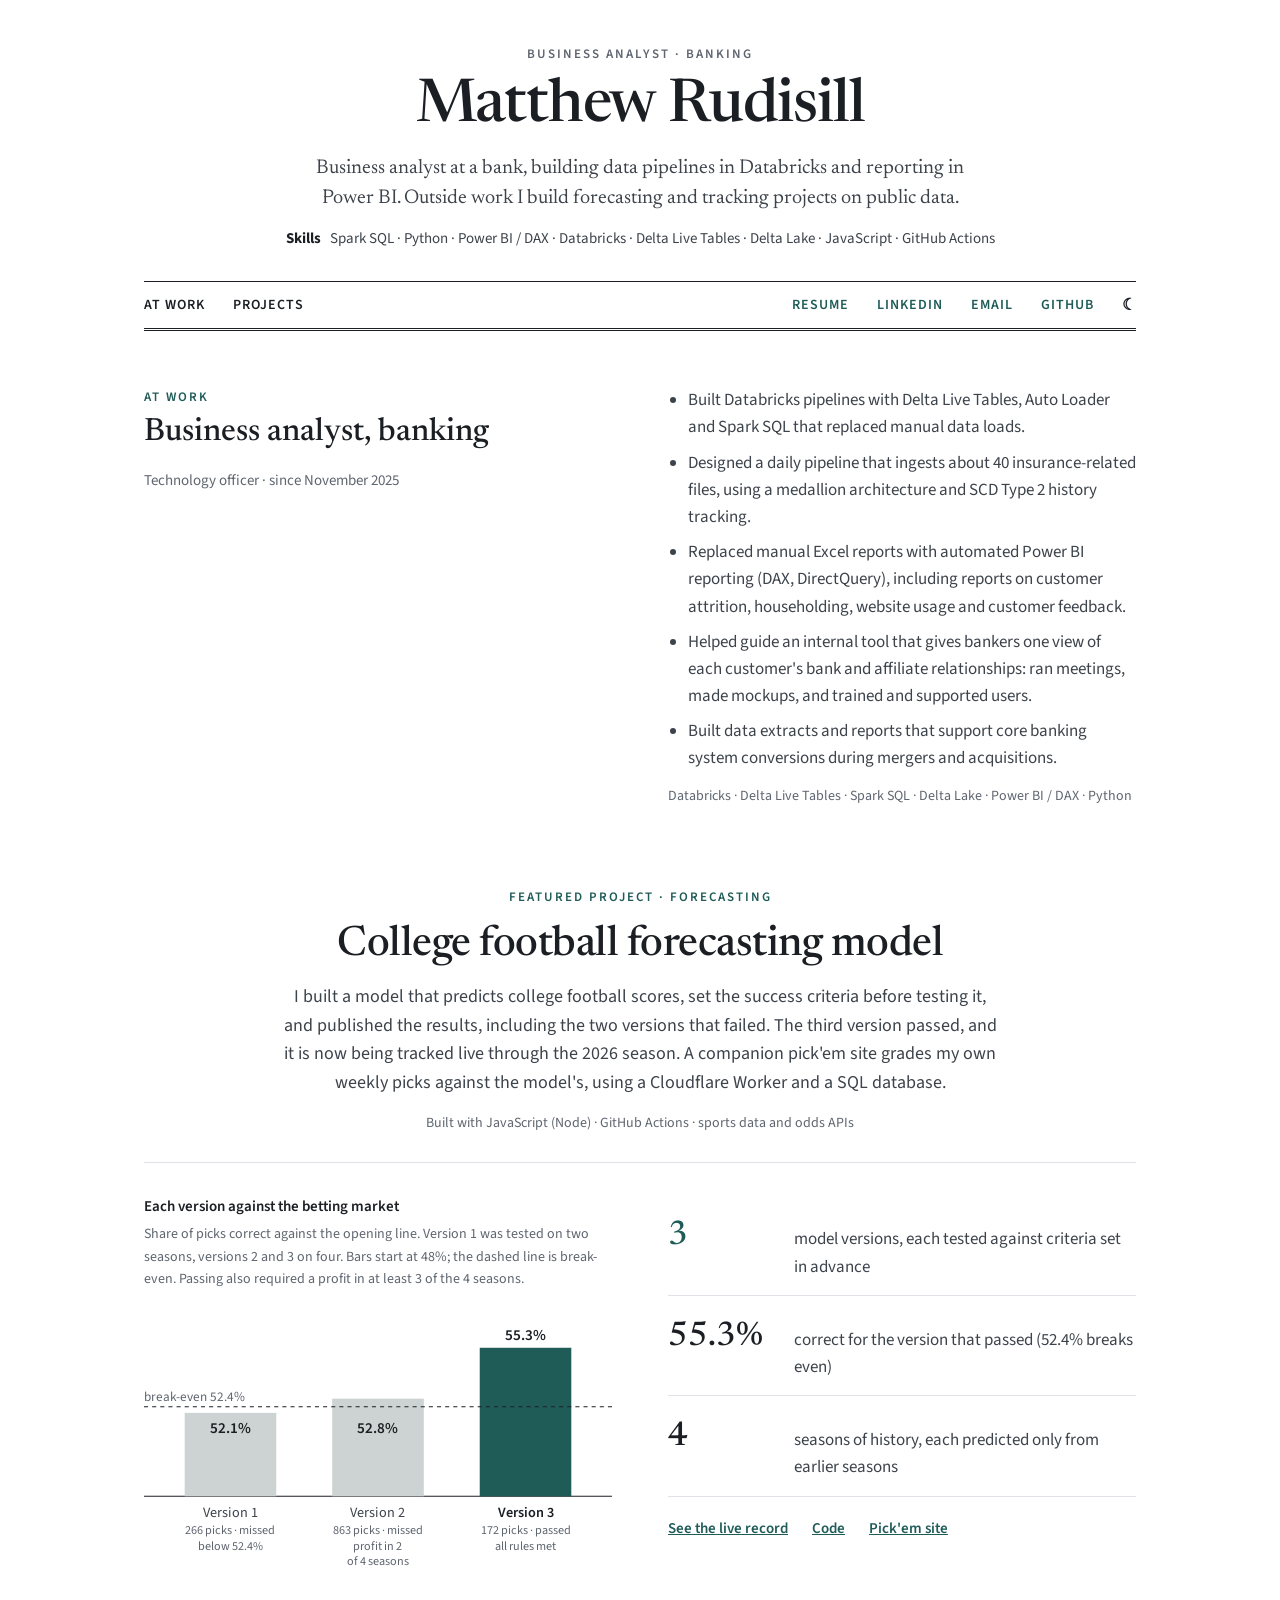
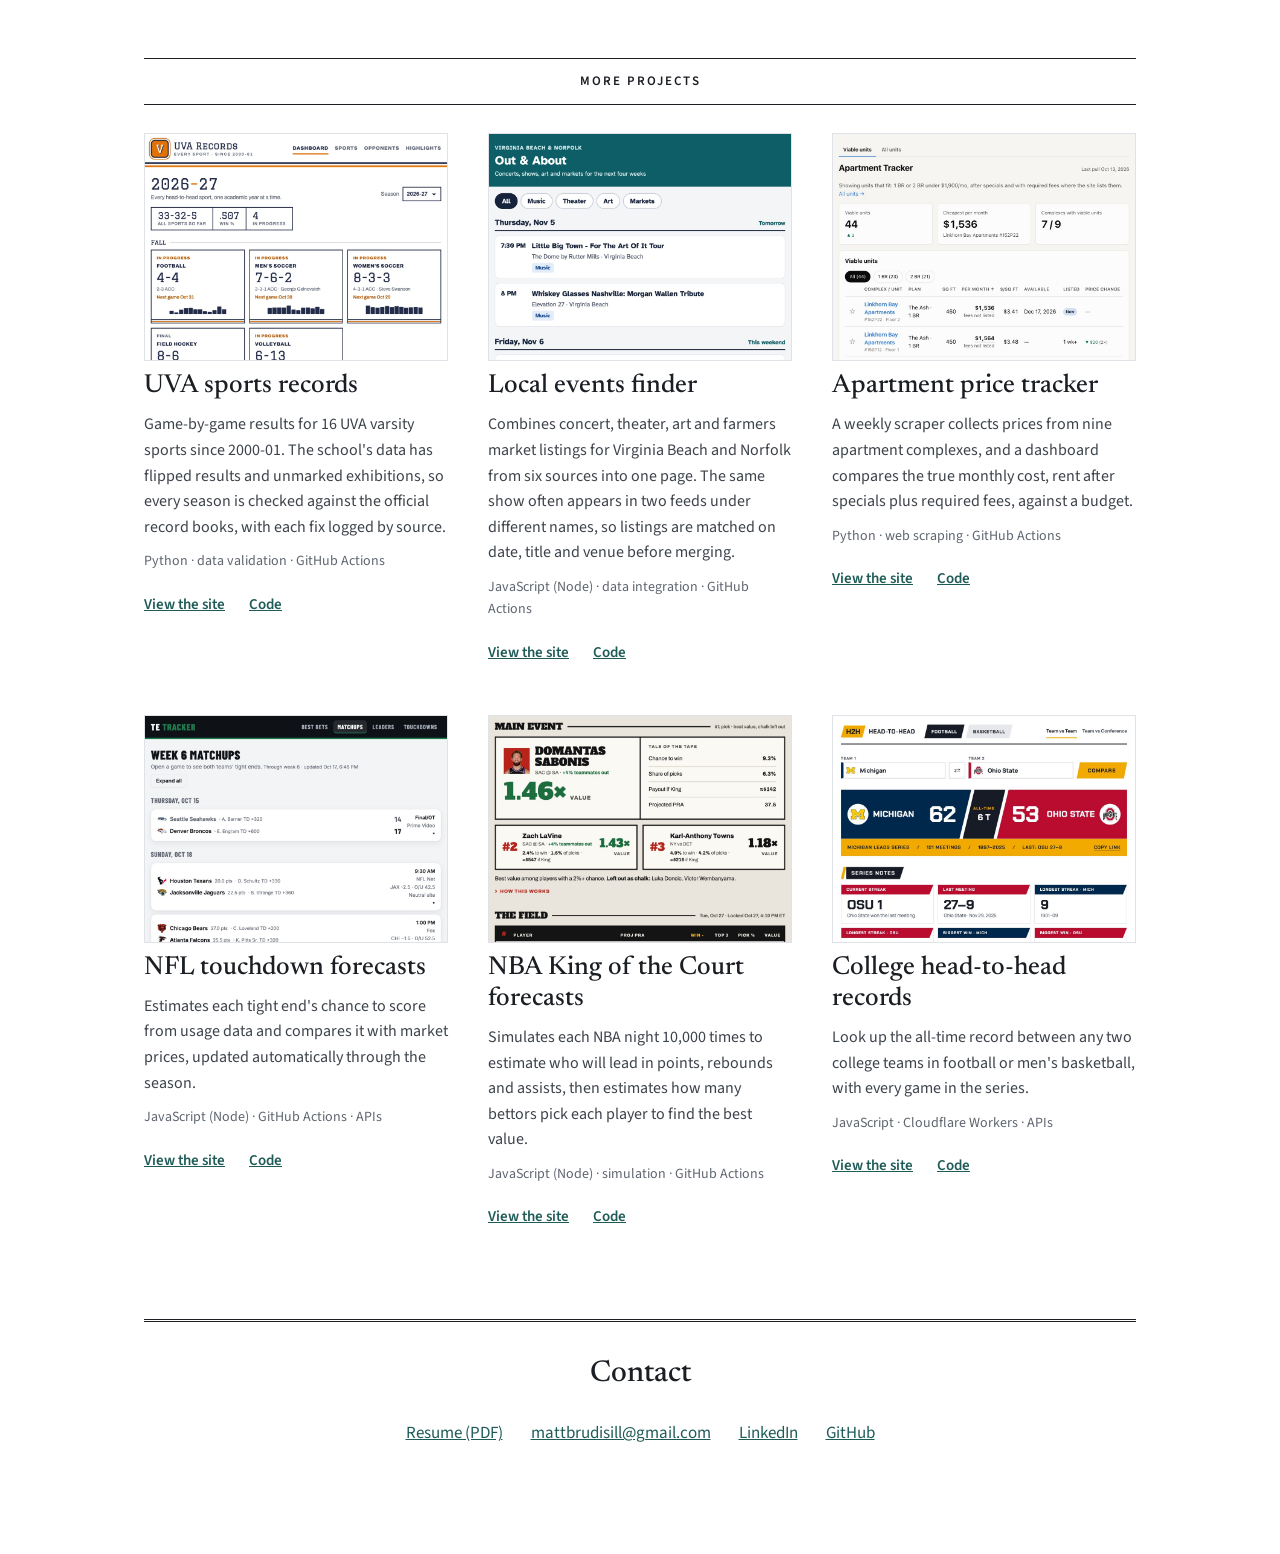
<file: index.html>
<!doctype html>
<html lang="en">
<head>
  <meta charset="utf-8">
  <meta name="viewport" content="width=device-width, initial-scale=1">
  <title>Matthew Rudisill · Business analyst</title>
  <meta name="description" content="Matthew Rudisill, business analyst in banking. Databricks pipelines, Spark SQL, Python, Power BI and Delta Lake, plus forecasting and data projects built on public data.">
  <link rel="icon" href="favicon.svg" type="image/svg+xml">
  <link rel="preconnect" href="https://fonts.googleapis.com">
  <link rel="preconnect" href="https://fonts.gstatic.com" crossorigin>
  <link rel="stylesheet" href="https://fonts.googleapis.com/css2?family=Newsreader:opsz,wght@6..72,400;6..72,500&family=Source+Sans+3:wght@400;600&display=swap">
  <link rel="stylesheet" href="style.css">
  <script>
    // Apply a saved theme before the page paints, so a visitor who picked one doesn't see a flash of the other.
    try { const t = localStorage.getItem("portfolio:theme"); if (t) document.documentElement.dataset.theme = t; } catch {}
  </script>
</head>
<body>
  <div class="wrap">
    <header class="masthead" id="top">
      <p class="label">Business analyst · Banking</p>
      <h1>Matthew Rudisill</h1>
      <p class="lede">Business analyst at a bank, building data pipelines in Databricks and reporting in Power BI. Outside work I build forecasting and tracking projects on public data.</p>
      <p class="skills"><strong>Skills</strong> Spark SQL · Python · Power BI / DAX · Databricks · Delta Live Tables · Delta Lake · JavaScript · GitHub Actions</p>
      <nav class="bar-nav" aria-label="Main">
        <div class="sections">
          <a href="#work">At work</a>
          <a href="#featured">Projects</a>
        </div>
        <div class="contact-links">
          <a href="Matthew-Rudisill-Resume.pdf">Resume</a>
          <a href="https://www.linkedin.com/in/matthew-rudisill/">LinkedIn</a>
          <a href="mailto:mattbrudisill@gmail.com">Email</a>
          <a href="https://github.com/mattrudy13">GitHub</a>
          <button type="button" class="theme-btn" id="theme" hidden></button>
        </div>
      </nav>
    </header>

    <main>
      <section class="work" id="work">
        <div class="work-head">
          <p class="label accent">At work</p>
          <h2>Business analyst, banking</h2>
          <p class="stack">Technology officer · since November 2025</p>
        </div>
        <div>
          <ul>
            <li>Built Databricks pipelines with Delta Live Tables, Auto Loader and Spark SQL that replaced manual data loads.</li>
            <li>Designed a daily pipeline that ingests about 40 insurance-related files, using a medallion architecture and SCD Type 2 history tracking.</li>
            <li>Replaced manual Excel reports with automated Power BI reporting (DAX, DirectQuery), including reports on customer attrition, householding, website usage and customer feedback.</li>
            <li>Helped guide an internal tool that gives bankers one view of each customer's bank and affiliate relationships: ran meetings, made mockups, and trained and supported users.</li>
            <li>Built data extracts and reports that support core banking system conversions during mergers and acquisitions.</li>
          </ul>
          <p class="stack">Databricks · Delta Live Tables · Spark SQL · Delta Lake · Power BI / DAX · Python</p>
        </div>
      </section>

      <section class="featured" id="featured">
        <div class="featured-head">
          <p class="label accent">Featured project · forecasting</p>
          <h2>College football forecasting model</h2>
          <p>I built a model that predicts college football scores, set the success criteria before testing it, and published the results, including the two versions that failed. The third version passed, and it is now being tracked live through the 2026 season. A companion pick'em site grades my own weekly picks against the model's, using a Cloudflare Worker and a SQL database.</p>
          <p class="stack">Built with JavaScript (Node) · GitHub Actions · sports data and odds APIs</p>
        </div>

        <div class="featured-body">
          <figure>
            <figcaption>Each version against the betting market</figcaption>
            <p class="chart-note">Share of picks correct against the opening line. Version 1 was tested on two seasons, versions 2 and 3 on four. Bars start at 48%; the dashed line is break-even. Passing also required a profit in at least 3 of the 4 seasons.</p>
            <!-- Bar heights: 20 px per percentage point above 48%, from a baseline at y=190. -->
            <svg class="chart" viewBox="0 0 460 262" width="100%" role="img" aria-label="Bar chart: version 1 52.1 percent on 266 picks, missed for falling below 52.4 percent. Version 2 52.8 percent on 863 picks, missed for a profit in only 2 of 4 seasons. Version 3 55.3 percent on 172 picks, passed. Break-even is 52.4 percent.">
              <line class="axis" x1="0" y1="190" x2="460" y2="190"></line>
              <rect class="missed" x="40" y="108" width="90" height="82"></rect>
              <rect class="missed" x="185" y="94" width="90" height="96"></rect>
              <rect class="passed" x="330" y="44" width="90" height="146"></rect>
              <line class="even" x1="0" y1="102" x2="460" y2="102"></line>
              <text class="note" x="0" y="96">break-even 52.4%</text>
              <text class="val" x="85" y="128" text-anchor="middle">52.1%</text>
              <text class="val" x="230" y="128" text-anchor="middle">52.8%</text>
              <text class="val" x="375" y="36" text-anchor="middle">55.3%</text>
              <text class="name" x="85" y="210" text-anchor="middle">Version 1</text>
              <text class="name" x="230" y="210" text-anchor="middle">Version 2</text>
              <text class="name on" x="375" y="210" text-anchor="middle">Version 3</text>
              <text class="sub" x="85" y="227" text-anchor="middle">266 picks · missed</text>
              <text class="sub" x="230" y="227" text-anchor="middle">863 picks · missed</text>
              <text class="sub" x="375" y="227" text-anchor="middle">172 picks · passed</text>
              <text class="sub" x="85" y="243" text-anchor="middle">below 52.4%</text>
              <text class="sub" x="230" y="243" text-anchor="middle">profit in 2</text>
              <text class="sub" x="230" y="258" text-anchor="middle">of 4 seasons</text>
              <text class="sub" x="375" y="243" text-anchor="middle">all rules met</text>
            </svg>
          </figure>
          <div>
            <ul class="facts">
              <li><b>3</b><span>model versions, each tested against criteria set in advance</span></li>
              <li><b>55.3%</b><span>correct for the version that passed (52.4% breaks even)</span></li>
              <li><b>4</b><span>seasons of history, each predicted only from earlier seasons</span></li>
            </ul>
            <div class="links">
              <a href="https://mattrudy13.github.io/cfb-picks/">See the live record</a>
              <a href="https://github.com/mattrudy13/cfb-picks">Code</a>
              <a href="https://mattrudy13.github.io/beat-the-model/">Pick'em site</a>
            </div>
          </div>
        </div>
      </section>

      <section class="projects" id="projects">
        <h2 class="label rule-title">More projects</h2>
        <div class="cards">
          <article class="card">
            <a class="shot" href="https://mattrudy13.github.io/uva-records/"><img src="img/uva-records.jpg" width="1000" height="750" loading="lazy" alt="UVA Records dashboard for the 2026-27 season: the all-sports record and a tile per sport with its record and win chart, grouped by fall, winter and spring"></a>
            <h3>UVA sports records</h3>
            <p>Game-by-game results for 16 UVA varsity sports since 2000-01. The school's data has flipped results and unmarked exhibitions, so every season is checked against the official record books, with each fix logged by source.</p>
            <p class="stack">Python · data validation · GitHub Actions</p>
            <div class="links">
              <a href="https://mattrudy13.github.io/uva-records/">View the site</a>
              <a href="https://github.com/mattrudy13/uva-records">Code</a>
            </div>
          </article>

          <article class="card">
            <a class="shot" href="https://mattrudy13.github.io/out-and-about/"><img src="img/out-and-about.jpg" width="1000" height="750" loading="lazy" alt="Out &amp; About events page: filters for music, theater, art and markets, then the next day's concerts with time, venue and city"></a>
            <h3>Local events finder</h3>
            <p>Combines concert, theater, art and farmers market listings for Virginia Beach and Norfolk from six sources into one page. The same show often appears in two feeds under different names, so listings are matched on date, title and venue before merging.</p>
            <p class="stack">JavaScript (Node) · data integration · GitHub Actions</p>
            <div class="links">
              <a href="https://mattrudy13.github.io/out-and-about/">View the site</a>
              <a href="https://github.com/mattrudy13/out-and-about">Code</a>
            </div>
          </article>

          <article class="card">
            <a class="shot" href="https://mattrudy13.github.io/apartments/"><img src="img/apartments.jpg" width="1000" height="750" loading="lazy" alt="Apartment tracker dashboard listing units under budget, cheapest first"></a>
            <h3>Apartment price tracker</h3>
            <p>A weekly scraper collects prices from nine apartment complexes, and a dashboard compares the true monthly cost, rent after specials plus required fees, against a budget.</p>
            <p class="stack">Python · web scraping · GitHub Actions</p>
            <div class="links">
              <a href="https://mattrudy13.github.io/apartments/">View the site</a>
              <a href="https://github.com/mattrudy13/apartments">Code</a>
            </div>
          </article>

          <article class="card">
            <a class="shot" href="https://mattrudy13.github.io/te-tracker/"><img src="img/te-tracker.jpg" width="1000" height="750" loading="lazy" alt="NFL matchups page with each game's tight ends and kickoff details"></a>
            <h3>NFL touchdown forecasts</h3>
            <p>Estimates each tight end's chance to score from usage data and compares it with market prices, updated automatically through the season.</p>
            <p class="stack">JavaScript (Node) · GitHub Actions · APIs</p>
            <div class="links">
              <a href="https://mattrudy13.github.io/te-tracker/">View the site</a>
              <a href="https://github.com/mattrudy13/te-tracker">Code</a>
            </div>
          </article>

          <article class="card">
            <a class="shot" href="https://mattrudy13.github.io/kotc-tracker/"><img src="img/kotc-tracker.jpg" width="1000" height="750" loading="lazy" alt="King of the Court page showing the night's top three value picks with each player's win chance and share of picks"></a>
            <h3>NBA King of the Court forecasts</h3>
            <p>Simulates each NBA night 10,000 times to estimate who will lead in points, rebounds and assists, then estimates how many bettors pick each player to find the best value.</p>
            <p class="stack">JavaScript (Node) · simulation · GitHub Actions</p>
            <div class="links">
              <a href="https://mattrudy13.github.io/kotc-tracker/">View the site</a>
              <a href="https://github.com/mattrudy13/kotc-tracker">Code</a>
            </div>
          </article>

          <article class="card">
            <a class="shot" href="https://mattrudy13.github.io/h2h/"><img src="img/h2h.jpg" width="1000" height="750" loading="lazy" alt="Michigan vs Ohio State all-time series: Michigan leads 62–53 with 6 ties"></a>
            <h3>College head-to-head records</h3>
            <p>Look up the all-time record between any two college teams in football or men's basketball, with every game in the series.</p>
            <p class="stack">JavaScript · Cloudflare Workers · APIs</p>
            <div class="links">
              <a href="https://mattrudy13.github.io/h2h/">View the site</a>
              <a href="https://github.com/mattrudy13/h2h">Code</a>
            </div>
          </article>
        </div>
      </section>

      <section class="contact" id="contact">
        <h2>Contact</h2>
        <div class="links">
          <a href="Matthew-Rudisill-Resume.pdf">Resume (PDF)</a>
          <a href="mailto:mattbrudisill@gmail.com">mattbrudisill@gmail.com</a>
          <a href="https://www.linkedin.com/in/matthew-rudisill/">LinkedIn</a>
          <a href="https://github.com/mattrudy13">GitHub</a>
        </div>
      </section>
    </main>
  </div>
  <script>
    // Theme toggle: follows the system until the visitor picks one, then remembers it in this browser.
    (() => {
      const root = document.documentElement;
      const button = document.getElementById("theme");
      const current = () => root.dataset.theme ?? (matchMedia("(prefers-color-scheme: dark)").matches ? "dark" : "light");
      const label = () => {
        const dark = current() === "dark";
        button.textContent = dark ? "☀" : "☾";
        button.setAttribute("aria-label", dark ? "Switch to light mode" : "Switch to dark mode");
      };
      button.addEventListener("click", () => {
        const next = current() === "dark" ? "light" : "dark";
        root.dataset.theme = next;
        try { localStorage.setItem("portfolio:theme", next); } catch {}
        label();
      });
      // Keep the icon right if the system setting changes while no choice is saved.
      matchMedia("(prefers-color-scheme: dark)").addEventListener("change", label);
      label();
      button.hidden = false;
    })();
  </script>
</body>
</html>
</file>
<file: style.css>
/* Shared styles. "Masthead" direction (picked from mockups on 2026-10-17): white page, Newsreader
   serif for the name and headings, Source Sans 3 for body text, one deep green accent. Light is the
   design; dark (2026-10-22) follows the visitor's system setting, and the top-bar toggle overrides it
   (saved in this browser), so the page never starts dark for someone who didn't ask for it. Dark
   colors were checked for contrast against --bg: text 6.9:1 or better, the bars 3.2:1. */

:root {
  color-scheme: light dark;
  --bg: #ffffff;
  --fg: #1b1f24;
  --body: #3d434b;
  --muted: #5f6670;
  --line: #dfe2e6;
  --bar: #cdd3d2;
  --shot-bg: #f1f3f3;
  --accent: #1f5c58;
  --accent-hover: #123c39;
  --passed: var(--accent);
  --serif: "Newsreader", Georgia, "Times New Roman", serif;
  --sans: "Source Sans 3", -apple-system, BlinkMacSystemFont, "Segoe UI", sans-serif;
}

/* Dark follows the system unless the visitor picked a theme with the toggle (data-theme on <html>). */
@media (prefers-color-scheme: dark) {
  :root:not([data-theme="light"]) {
    --bg: #15191c;
    --fg: #e8eaec;
    --body: #c4c9ce;
    --muted: #9ba2aa;
    --line: #2f363b;
    --bar: #606a6d;
    --shot-bg: #20262a;
    --accent: #6cc3b9;
    --accent-hover: #a3e0d8;
    /* The light accent works for text, but as a bar fill it glows; a deeper teal keeps the passed
       bar the strongest mark without outshining the headings. */
    --passed: #4fa79c;
  }
}
/* Same dark colors, for a visitor who picked dark on a light system. */
:root[data-theme="dark"] {
  color-scheme: dark;
  --bg: #15191c;
  --fg: #e8eaec;
  --body: #c4c9ce;
  --muted: #9ba2aa;
  --line: #2f363b;
  --bar: #606a6d;
  --shot-bg: #20262a;
  --accent: #6cc3b9;
  --accent-hover: #a3e0d8;
  --passed: #4fa79c;
}
:root[data-theme="light"] { color-scheme: light; }

* { box-sizing: border-box; }
html { -webkit-text-size-adjust: 100%; scroll-behavior: smooth; }
body { margin: 0; background: var(--bg); color: var(--fg); font-family: var(--sans); font-size: 17px; line-height: 1.6; }
a { color: var(--accent); }
a:hover { color: var(--accent-hover); }
img { display: block; max-width: 100%; height: auto; }
.wrap { max-width: 1040px; margin: 0 auto; padding: 0 24px; }

.label { margin: 0; font-size: 13px; font-weight: 600; letter-spacing: 2px; text-transform: uppercase; color: var(--muted); }
.label.accent { color: var(--accent); }
.links { display: flex; flex-wrap: wrap; gap: 0 24px; font-size: 15px; font-weight: 600; }
.links a { padding: 10px 0; }
.stack { margin: 0; font-size: 14px; color: var(--muted); }

/* ---- Masthead ---- */
.masthead { padding-top: 44px; display: flex; flex-direction: column; align-items: center; gap: 12px; text-align: center; }
h1 { margin: 0; font-family: var(--serif); font-size: 60px; line-height: 1; font-weight: 500; letter-spacing: -1.2px; }
.lede { margin: 4px 0 0; max-width: 680px; font-family: var(--serif); font-size: 20px; line-height: 1.5; color: var(--body); }
.skills { margin: 2px 0 0; max-width: 760px; font-size: 15px; color: var(--body); }
.skills strong { color: var(--fg); margin-right: 6px; }
.bar-nav { margin-top: 18px; width: 100%; display: flex; flex-wrap: wrap; justify-content: space-between; border-top: 1px solid var(--fg); border-bottom: 3px double var(--fg); font-size: 14px; font-weight: 600; letter-spacing: 1px; text-transform: uppercase; }
.bar-nav div { display: flex; flex-wrap: wrap; }
.bar-nav a { padding: 12px 14px; text-decoration: none; }
.bar-nav .sections a { color: var(--fg); }
.bar-nav .sections a:first-child { padding-left: 0; }
.bar-nav .contact-links > :last-child { padding-right: 0; }
.theme-btn { padding: 12px 14px; border: 0; background: none; color: var(--fg); font: inherit; font-size: 16px; line-height: 1; cursor: pointer; }
.theme-btn:hover { color: var(--accent); }
.theme-btn:focus-visible { outline: 2px solid var(--accent); outline-offset: -4px; }

main { padding: 56px 0 96px; display: flex; flex-direction: column; gap: 80px; }
h2 { margin: 0; font-family: var(--serif); font-weight: 500; }
h3 { margin: 0; font-family: var(--serif); font-size: 26px; line-height: 1.2; font-weight: 500; }

/* ---- At work ---- */
.work { display: grid; grid-template-columns: repeat(auto-fit, minmax(280px, 1fr)); gap: 16px 56px; }
.work-head { display: flex; flex-direction: column; gap: 6px; }
.work h2 { font-size: 32px; line-height: 1.15; }
.work-head .stack { font-size: 15px; }
.work ul { margin: 0; padding-left: 20px; display: flex; flex-direction: column; gap: 8px; color: var(--body); }
.work .stack { margin-top: 12px; }

/* ---- Featured project ---- */
.featured { display: flex; flex-direction: column; gap: 28px; }
.featured-head { display: flex; flex-direction: column; align-items: center; gap: 14px; text-align: center; }
.featured h2 { max-width: 820px; font-size: 42px; line-height: 1.12; letter-spacing: -0.5px; }
.featured-head p:not(.label):not(.stack) { margin: 0; max-width: 720px; font-size: 18px; color: var(--body); }
.featured-head .stack { font-size: 14px; color: var(--muted); }
.featured-body { display: grid; grid-template-columns: repeat(auto-fit, minmax(300px, 1fr)); gap: 32px 56px; align-items: start; border-top: 1px solid var(--line); padding-top: 32px; }
figure { margin: 0; }
figcaption { font-size: 15px; font-weight: 600; }
.chart-note { margin: 4px 0 12px; font-size: 14px; color: var(--muted); }
.chart text { font-family: var(--sans); }
.chart .axis, .chart .even { stroke: var(--fg); }
.chart .even { stroke-dasharray: 4 4; }
.chart .missed { fill: var(--bar); }
.chart .passed { fill: var(--passed); }
.chart .val { fill: var(--fg); font-size: 15px; font-weight: 600; }
.chart .name { fill: var(--body); font-size: 14px; }
.chart .name.on { fill: var(--fg); font-weight: 600; }
.chart .sub { fill: var(--muted); font-size: 12px; }
.chart .note { fill: var(--muted); font-size: 13px; }
.facts { margin: 0; padding: 0; list-style: none; }
.facts li { display: flex; align-items: baseline; gap: 16px; padding: 14px 0; border-bottom: 1px solid var(--line); color: var(--body); }
.facts b { flex: 0 0 110px; font-family: var(--serif); font-size: 34px; font-weight: 500; color: var(--fg); }
.facts li:first-child b { color: var(--accent); }
.featured-body .links { padding-top: 10px; }

/* ---- More projects ---- */
.projects { display: flex; flex-direction: column; gap: 28px; }
.rule-title { text-align: center; border-top: 1px solid var(--fg); border-bottom: 1px solid var(--fg); padding: 12px 0; font-family: var(--sans); color: var(--fg); }
.cards { display: grid; grid-template-columns: repeat(auto-fit, minmax(260px, 1fr)); gap: 40px; }
.card { display: flex; flex-direction: column; gap: 10px; }
.card p { margin: 0; }
.card > p:not(.stack) { font-size: 16px; color: var(--body); }
.shot { display: block; aspect-ratio: 4 / 3; overflow: hidden; background: var(--shot-bg); border: 1px solid var(--line); }
.shot img { width: 100%; height: 100%; object-fit: cover; object-position: top; }

/* ---- Contact ---- */
.contact { border-top: 3px double var(--fg); padding-top: 28px; display: flex; flex-direction: column; align-items: center; gap: 12px; text-align: center; }
.contact h2 { font-size: 30px; }
.contact .links { justify-content: center; font-size: 17px; font-weight: 400; gap: 4px 28px; }

@media (max-width: 640px) {
  .masthead { padding-top: 32px; }
  h1 { font-size: 42px; }
  .lede { font-size: 18px; }
  .bar-nav { justify-content: center; }
  /* Four contact links plus the toggle don't fit one phone row at full padding; center any wrap so it lines up under At work · Projects. */
  .bar-nav div { justify-content: center; }
  .bar-nav a, .theme-btn { padding-left: 7px; padding-right: 7px; }
  .bar-nav .sections a:first-child { padding-left: 14px; }
  .bar-nav .contact-links > :last-child { padding-right: 14px; }
  main { padding-top: 44px; gap: 64px; }
  .featured h2 { font-size: 32px; }
  .facts b { flex-basis: 90px; font-size: 28px; }
}
</file>
